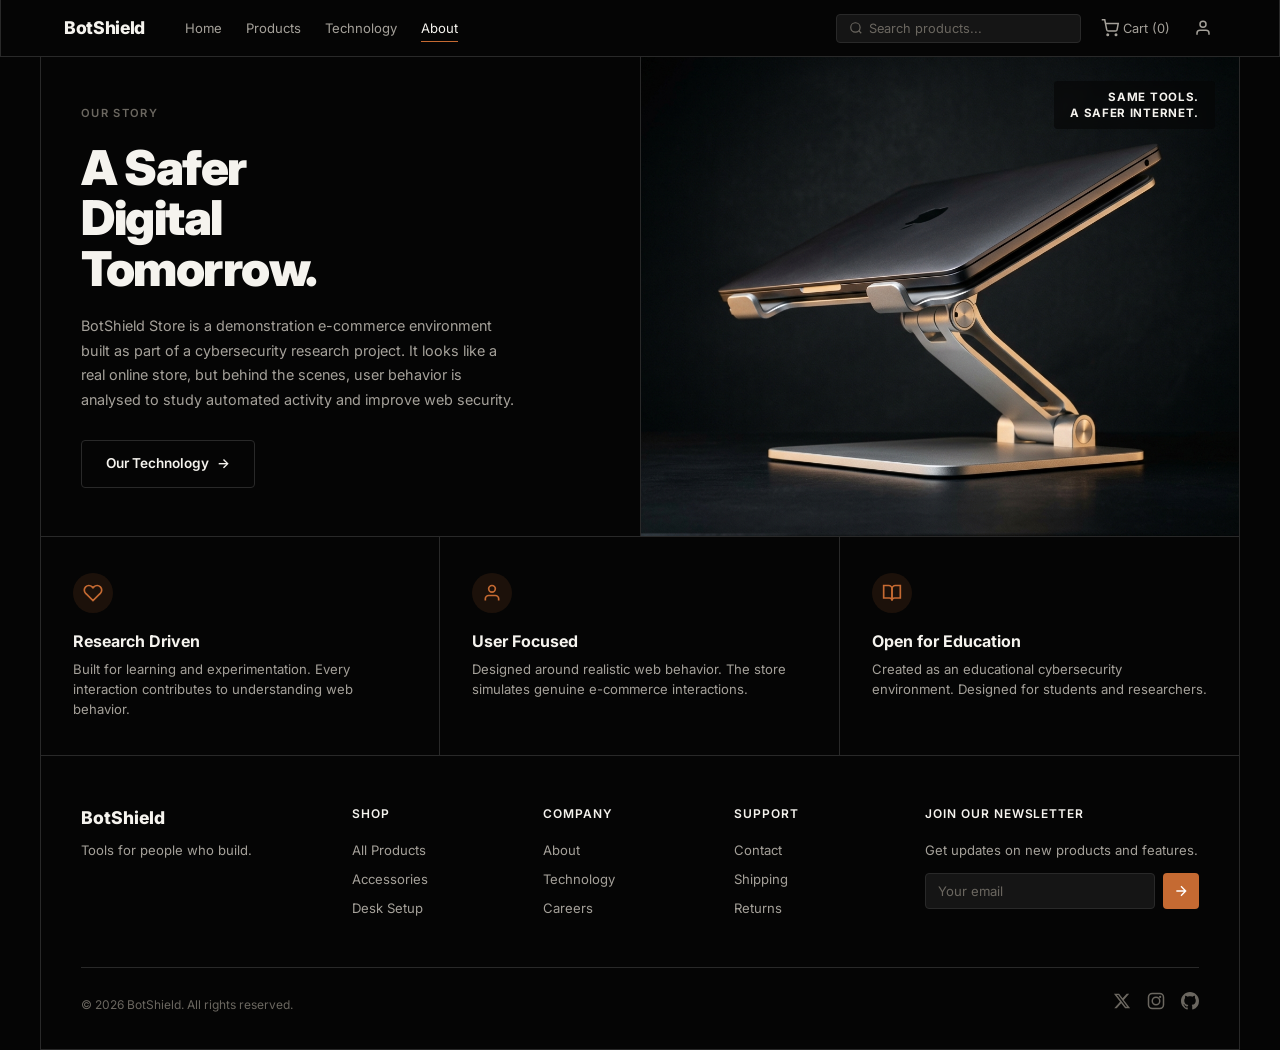
<file: frontend/about.html>
<!DOCTYPE html>
<html lang="en">
<head>
  <meta charset="UTF-8">
  <meta name="viewport" content="width=device-width, initial-scale=1.0">
  <meta name="description" content="About BotShield – a cybersecurity research project.">
  <title>About – BotShield Store</title>
  <link rel="stylesheet" href="/static/css/style.css">
</head>
<body>

  <!-- ========== NAVBAR ========== -->
  <nav class="navbar">
    <div class="container">
      <a href="/" class="navbar__brand">BotShield</a>
      <button class="navbar__toggle" aria-label="Toggle navigation">&#9776;</button>
      <ul class="navbar__links">
        <li><a href="/">Home</a></li>
        <li><a href="/products">Products</a></li>
        <li><a href="/about">Technology</a></li>
        <li><a href="/about" class="active">About</a></li>
      </ul>
      <div class="navbar__right">
        <div class="navbar__search">
          <svg width="14" height="14" viewBox="0 0 24 24" fill="none" stroke="currentColor" stroke-width="2"><circle cx="11" cy="11" r="8"/><line x1="21" y1="21" x2="16.65" y2="16.65"/></svg>
          <input type="text" placeholder="Search products..." id="search-input">
        </div>
        <button class="navbar__icon-btn" id="cart-btn">
          <svg width="18" height="18" viewBox="0 0 24 24" fill="none" stroke="currentColor" stroke-width="2"><circle cx="9" cy="21" r="1"/><circle cx="20" cy="21" r="1"/><path d="M1 1h4l2.68 13.39a2 2 0 0 0 2 1.61h9.72a2 2 0 0 0 2-1.61L23 6H6"/></svg>
          Cart (0)
        </button>
        <button class="navbar__icon-btn" id="account-btn">
          <svg width="18" height="18" viewBox="0 0 24 24" fill="none" stroke="currentColor" stroke-width="2"><path d="M20 21v-2a4 4 0 0 0-4-4H8a4 4 0 0 0-4 4v2"/><circle cx="12" cy="7" r="4"/></svg>
        </button>
      </div>
    </div>
  </nav>

  <!-- ========== ABOUT HERO ========== -->
  <div class="about-hero">
    <div class="about-hero__text">
      <div class="about-hero__label">OUR STORY</div>
      <h1 class="about-hero__heading">
        A Safer<br>Digital<br>Tomorrow.
      </h1>
      <p class="about-hero__desc">
        BotShield Store is a demonstration e-commerce environment built as part
        of a cybersecurity research project. It looks like a real online store,
        but behind the scenes, user behavior is analysed to study automated
        activity and improve web security.
      </p>
      <div>
        <a href="/products" class="btn btn--outline">
          Our Technology <span class="btn__arrow">&rarr;</span>
        </a>
      </div>
    </div>
    <div class="about-hero__visual">
      <img src="/static/images/laptop_stand.jpg" alt="Technology workspace">
      <div class="about-hero__visual-tag">SAME TOOLS.<br>A SAFER INTERNET.</div>
    </div>
  </div>

  <!-- ========== FEATURES ========== -->
  <div class="about-features">
    <div class="about-feature">
      <div class="about-feature__icon">
        <svg width="20" height="20" viewBox="0 0 24 24" fill="none" stroke="currentColor" stroke-width="2"><path d="M20.84 4.61a5.5 5.5 0 0 0-7.78 0L12 5.67l-1.06-1.06a5.5 5.5 0 0 0-7.78 7.78l1.06 1.06L12 21.23l7.78-7.78 1.06-1.06a5.5 5.5 0 0 0 0-7.78z"/></svg>
      </div>
      <h3 class="about-feature__title">Research Driven</h3>
      <p class="about-feature__desc">Built for learning and experimentation. Every interaction contributes to understanding web behavior.</p>
    </div>
    <div class="about-feature">
      <div class="about-feature__icon">
        <svg width="20" height="20" viewBox="0 0 24 24" fill="none" stroke="currentColor" stroke-width="2"><path d="M20 21v-2a4 4 0 0 0-4-4H8a4 4 0 0 0-4 4v2"/><circle cx="12" cy="7" r="4"/></svg>
      </div>
      <h3 class="about-feature__title">User Focused</h3>
      <p class="about-feature__desc">Designed around realistic web behavior. The store simulates genuine e-commerce interactions.</p>
    </div>
    <div class="about-feature">
      <div class="about-feature__icon">
        <svg width="20" height="20" viewBox="0 0 24 24" fill="none" stroke="currentColor" stroke-width="2"><path d="M2 3h6a4 4 0 0 1 4 4v14a3 3 0 0 0-3-3H2z"/><path d="M22 3h-6a4 4 0 0 0-4 4v14a3 3 0 0 1 3-3h7z"/></svg>
      </div>
      <h3 class="about-feature__title">Open for Education</h3>
      <p class="about-feature__desc">Created as an educational cybersecurity environment. Designed for students and researchers.</p>
    </div>
  </div>

  <!-- ========== FOOTER ========== -->
  <footer class="footer">
    <div class="footer__grid">
      <div>
        <div class="footer__brand-name">BotShield</div>
        <p class="footer__brand-desc">Tools for people who build.</p>
      </div>
      <div class="footer__col">
        <div class="footer__col-title">Shop</div>
        <a href="/products">All Products</a>
        <a href="/products">Accessories</a>
        <a href="/products">Desk Setup</a>
      </div>
      <div class="footer__col">
        <div class="footer__col-title">Company</div>
        <a href="/about">About</a>
        <a href="/about">Technology</a>
        <a href="#">Careers</a>
      </div>
      <div class="footer__col">
        <div class="footer__col-title">Support</div>
        <a href="#">Contact</a>
        <a href="#">Shipping</a>
        <a href="#">Returns</a>
      </div>
      <div>
        <div class="footer__col-title">Join Our Newsletter</div>
        <p class="footer__newsletter-text">Get updates on new products and features.</p>
        <form class="footer__newsletter-form" onsubmit="return false;">
          <input type="email" class="footer__newsletter-input" placeholder="Your email" aria-label="Email for newsletter">
          <button type="submit" class="footer__newsletter-btn" aria-label="Subscribe">
            <svg width="16" height="16" viewBox="0 0 24 24" fill="none" stroke="currentColor" stroke-width="2"><path d="M5 12h14M12 5l7 7-7 7"/></svg>
          </button>
        </form>
      </div>
    </div>
    <div class="footer__bottom">
      <span class="footer__copy">&copy; 2026 BotShield. All rights reserved.</span>
      <div class="footer__socials">
        <a href="#" aria-label="Twitter"><svg width="18" height="18" viewBox="0 0 24 24" fill="currentColor"><path d="M18.244 2.25h3.308l-7.227 8.26 8.502 11.24H16.17l-5.214-6.817L4.99 21.75H1.68l7.73-8.835L1.254 2.25H8.08l4.713 6.231zm-1.161 17.52h1.833L7.084 4.126H5.117z"/></svg></a>
        <a href="#" aria-label="Instagram"><svg width="18" height="18" viewBox="0 0 24 24" fill="none" stroke="currentColor" stroke-width="2"><rect x="2" y="2" width="20" height="20" rx="5"/><circle cx="12" cy="12" r="5"/><circle cx="17.5" cy="6.5" r="1.5" fill="currentColor" stroke="none"/></svg></a>
        <a href="#" aria-label="GitHub"><svg width="18" height="18" viewBox="0 0 24 24" fill="currentColor"><path d="M12 0C5.37 0 0 5.37 0 12c0 5.31 3.435 9.795 8.205 11.385.6.105.825-.255.825-.57 0-.285-.015-1.23-.015-2.235-3.015.555-3.795-.735-4.035-1.41-.135-.345-.72-1.41-1.23-1.695-.42-.225-1.02-.78-.015-.795.945-.015 1.62.87 1.845 1.23 1.08 1.815 2.805 1.305 3.495.99.105-.78.42-1.305.765-1.605-2.67-.3-5.46-1.335-5.46-5.925 0-1.305.465-2.385 1.23-3.225-.12-.3-.54-1.53.12-3.18 0 0 1.005-.315 3.3 1.23.96-.27 1.98-.405 3-.405s2.04.135 3 .405c2.295-1.56 3.3-1.23 3.3-1.23.66 1.65.24 2.88.12 3.18.765.84 1.23 1.905 1.23 3.225 0 4.605-2.805 5.625-5.475 5.925.435.375.81 1.095.81 2.22 0 1.605-.015 2.895-.015 3.3 0 .315.225.69.825.57A12.02 12.02 0 0 0 24 12c0-6.63-5.37-12-12-12z"/></svg></a>
      </div>
    </div>
  </footer>

  <script src="/static/js/tracker.js"></script>
  <script src="/static/js/main.js"></script>
</body>
</html>
</file>
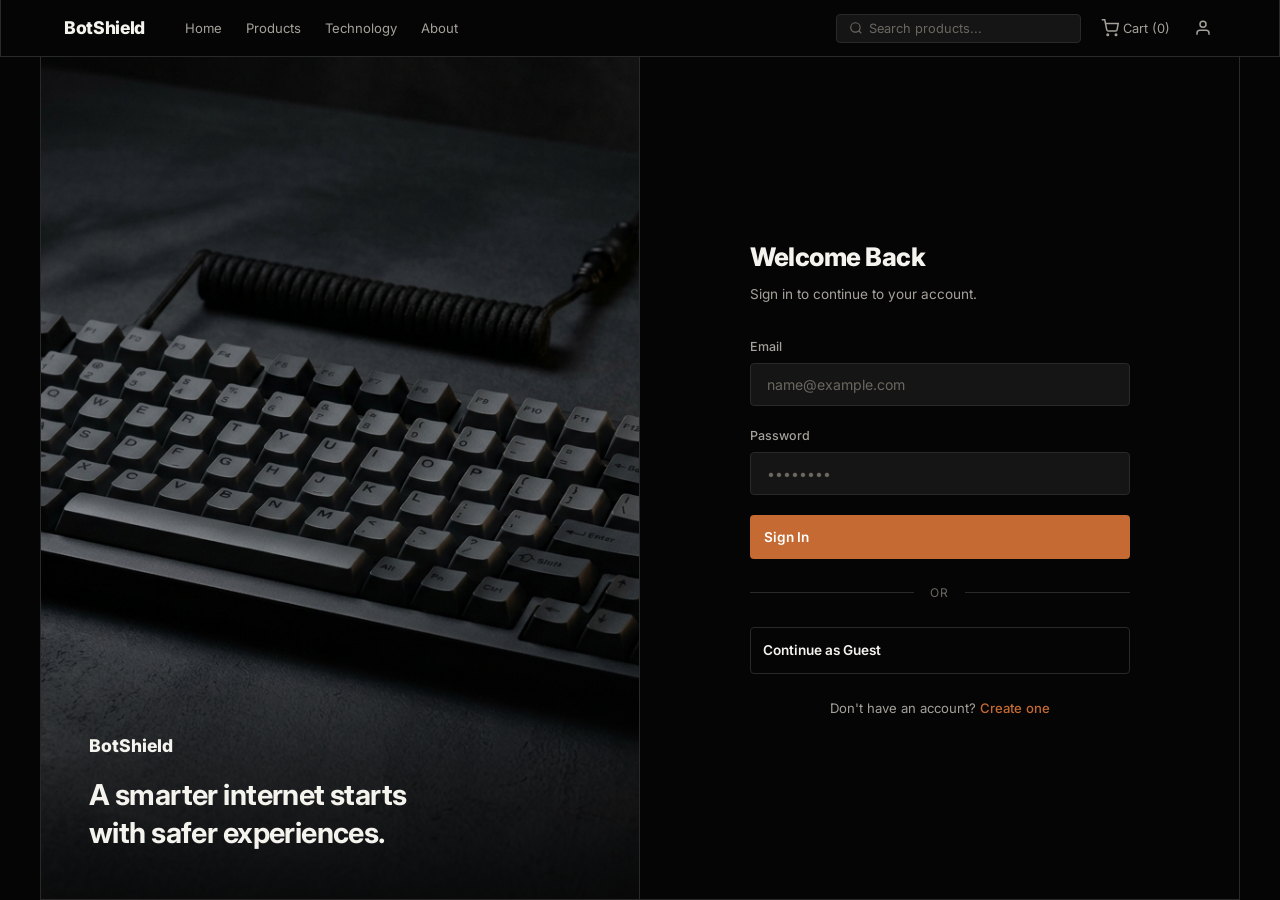
<file: frontend/login.html>
<!DOCTYPE html>
<html lang="en">
<head>
  <meta charset="UTF-8">
  <meta name="viewport" content="width=device-width, initial-scale=1.0">
  <meta name="description" content="Log in to BotShield Store.">
  <title>Login – BotShield Store</title>
  <link rel="stylesheet" href="/static/css/style.css">
</head>
<body>

  <!-- ========== NAVBAR ========== -->
  <nav class="navbar">
    <div class="container">
      <a href="/" class="navbar__brand">BotShield</a>
      <button class="navbar__toggle" aria-label="Toggle navigation">&#9776;</button>
      <ul class="navbar__links">
        <li><a href="/">Home</a></li>
        <li><a href="/products">Products</a></li>
        <li><a href="/about">Technology</a></li>
        <li><a href="/about">About</a></li>
      </ul>
      <div class="navbar__right">
        <div class="navbar__search">
          <svg width="14" height="14" viewBox="0 0 24 24" fill="none" stroke="currentColor" stroke-width="2"><circle cx="11" cy="11" r="8"/><line x1="21" y1="21" x2="16.65" y2="16.65"/></svg>
          <input type="text" placeholder="Search products..." id="search-input">
        </div>
        <button class="navbar__icon-btn" id="cart-btn">
          <svg width="18" height="18" viewBox="0 0 24 24" fill="none" stroke="currentColor" stroke-width="2"><circle cx="9" cy="21" r="1"/><circle cx="20" cy="21" r="1"/><path d="M1 1h4l2.68 13.39a2 2 0 0 0 2 1.61h9.72a2 2 0 0 0 2-1.61L23 6H6"/></svg>
          Cart (0)
        </button>
        <button class="navbar__icon-btn" id="account-btn">
          <svg width="18" height="18" viewBox="0 0 24 24" fill="none" stroke="currentColor" stroke-width="2"><path d="M20 21v-2a4 4 0 0 0-4-4H8a4 4 0 0 0-4 4v2"/><circle cx="12" cy="7" r="4"/></svg>
        </button>
      </div>
    </div>
  </nav>

  <!-- ========== LOGIN ========== -->
  <div class="login">
    <div class="login__visual">
      <img src="/static/images/mechanical_keyboard.jpg" alt="Workspace">
      <div class="login__visual-overlay">
        <div class="login__visual-brand">BotShield</div>
        <div class="login__visual-text">
          A smarter internet starts<br>with safer experiences.
        </div>
      </div>
    </div>

    <div class="login__form-side">
      <div class="login__form-container">
        <h1 class="login__title">Welcome Back</h1>
        <p class="login__subtitle">Sign in to continue to your account.</p>

        <form id="login-form" method="post" action="/login">
          <div class="form-group">
            <label for="email">Email</label>
            <input type="email" id="email" name="email" placeholder="name@example.com" autocomplete="email" required>
          </div>
          <div class="form-group">
            <label for="password">Password</label>
            <input type="password" id="password" name="password" placeholder="&bull;&bull;&bull;&bull;&bull;&bull;&bull;&bull;" autocomplete="current-password" required>
          </div>
          <button type="submit" class="btn btn--accent login__btn" id="login-btn">Sign In</button>
        </form>

        <div class="login__divider">
          <span class="login__divider-line"></span>
          <span class="login__divider-text">OR</span>
          <span class="login__divider-line"></span>
        </div>

        <a href="/" class="btn btn--outline login__guest-btn">Continue as Guest</a>

        <div class="login__footer">
          Don't have an account? <a href="#">Create one</a>
        </div>
      </div>
    </div>
  </div>

  <script src="/static/js/tracker.js"></script>
  <script src="/static/js/main.js"></script>
</body>
</html>
</file>
<file: static/css/style.css>
/* ===================================================================
   BotShield Store – Premium Dark Technology Store
   ================================================================ */

/* ---------- Google Fonts ---------- */
@import url('https://fonts.googleapis.com/css2?family=Inter:wght@300;400;500;600;700;800;900&display=swap');

/* ---------- Reset ---------- */
*, *::before, *::after { margin: 0; padding: 0; box-sizing: border-box; }

/* ---------- Design Tokens ---------- */
:root {
  --bg:           #050505;
  --panel:        #0D0D0D;
  --card:         #151515;
  --card-hover:   #1a1a1a;
  --text:         #F5F3EE;
  --text-sec:     #A5A19A;
  --text-dim:     #6B6760;
  --accent:       #C56A32;
  --accent-dark:  #8D4928;
  --accent-hover: #d4783f;
  --border:       #292929;
  --border-light: #333333;
  --radius:       4px;
  --radius-md:    6px;
  --radius-lg:    8px;
  --max-w:        1200px;
  --transition:   0.2s ease;
  --font:         'Inter', -apple-system, BlinkMacSystemFont, 'Segoe UI', sans-serif;
}

html { font-size: 16px; scroll-behavior: smooth; }

body {
  font-family: var(--font);
  background: var(--bg);
  color: var(--text);
  line-height: 1.6;
  min-height: 100vh;
  -webkit-font-smoothing: antialiased;
  -moz-osx-font-smoothing: grayscale;
}

a { color: inherit; text-decoration: none; }
img { max-width: 100%; display: block; }
button { font-family: var(--font); cursor: pointer; }
ul { list-style: none; }

/* ---------- Layout ---------- */
.container {
  width: 100%;
  max-width: var(--max-w);
  margin: 0 auto;
  padding: 0 24px;
}

/* ---------- Utility ---------- */
.label-sm {
  font-size: 0.7rem;
  font-weight: 600;
  letter-spacing: 0.12em;
  text-transform: uppercase;
  color: var(--accent);
}

.section-label {
  font-size: 0.7rem;
  font-weight: 600;
  letter-spacing: 0.12em;
  text-transform: uppercase;
  color: var(--text-dim);
  margin-bottom: 8px;
}

/* ===================================================================
   NAVBAR
   =================================================================== */
.navbar {
  position: sticky;
  top: 0;
  z-index: 1000;
  background: var(--bg);
  border: 1px solid var(--border);
  border-top: none;
}

.navbar .container {
  display: flex;
  align-items: center;
  height: 56px;
  gap: 32px;
}

.navbar__brand {
  font-size: 1.1rem;
  font-weight: 800;
  letter-spacing: -0.02em;
  color: var(--text);
  white-space: nowrap;
}

.navbar__links {
  display: flex;
  align-items: center;
  gap: 24px;
  margin-left: 8px;
}

.navbar__links a {
  font-size: 0.82rem;
  color: var(--text-sec);
  transition: color var(--transition);
  position: relative;
  padding: 4px 0;
}

.navbar__links a:hover,
.navbar__links a.active {
  color: var(--text);
}

.navbar__links a.active::after {
  content: '';
  position: absolute;
  bottom: -2px;
  left: 0;
  right: 0;
  height: 1px;
  background: var(--accent);
}

.navbar__right {
  display: flex;
  align-items: center;
  gap: 16px;
  margin-left: auto;
}

.navbar__search {
  display: flex;
  align-items: center;
  gap: 6px;
  background: var(--card);
  border: 1px solid var(--border);
  border-radius: var(--radius);
  padding: 6px 12px;
  font-size: 0.8rem;
  color: var(--text-dim);
  min-width: 160px;
}

.navbar__search svg { flex-shrink: 0; }

.navbar__search input {
  background: none;
  border: none;
  color: var(--text);
  font-size: 0.8rem;
  font-family: var(--font);
  outline: none;
  width: 100%;
}

.navbar__search input::placeholder { color: var(--text-dim); }

.navbar__icon-btn {
  display: flex;
  align-items: center;
  gap: 4px;
  background: none;
  border: none;
  color: var(--text-sec);
  font-size: 0.8rem;
  transition: color var(--transition);
  padding: 4px;
}

.navbar__icon-btn:hover { color: var(--text); }

.navbar__icon-btn svg { width: 18px; height: 18px; }

.navbar__toggle {
  display: none;
  background: none;
  border: none;
  color: var(--text);
  font-size: 1.4rem;
  padding: 4px;
}

/* ===================================================================
   HERO
   =================================================================== */
.hero {
  border: 1px solid var(--border);
  border-top: none;
  margin: 0 auto;
  max-width: var(--max-w);
  position: relative;
  overflow: hidden;
}

.hero__inner {
  display: grid;
  grid-template-columns: 1fr 1fr;
  min-height: 520px;
}

.hero__text {
  padding: 48px 40px 40px;
  display: flex;
  flex-direction: column;
  justify-content: center;
}

.hero__meta {
  font-size: 0.7rem;
  font-weight: 500;
  letter-spacing: 0.12em;
  text-transform: uppercase;
  color: var(--text-dim);
  margin-bottom: 32px;
}

.hero__heading {
  font-size: clamp(2.8rem, 5vw, 4.2rem);
  font-weight: 900;
  line-height: 1;
  letter-spacing: -0.03em;
  margin-bottom: 24px;
}

.hero__heading .accent { color: var(--accent); }

.hero__sub {
  font-size: 0.95rem;
  color: var(--text-sec);
  max-width: 340px;
  line-height: 1.6;
  margin-bottom: 32px;
}

.hero__image {
  position: relative;
  overflow: hidden;
  background: var(--card);
  display: flex;
  align-items: center;
  justify-content: center;
}

.hero__image img {
  width: 100%;
  height: 100%;
  object-fit: cover;
  transition: transform 0.6s ease;
}

.hero:hover .hero__image img {
  transform: scale(1.03);
}

.hero__stats {
  display: flex;
  border-top: 1px solid var(--border);
}

.hero__stat {
  flex: 1;
  padding: 16px 24px;
  border-right: 1px solid var(--border);
}

.hero__stat:last-child { border-right: none; }

.hero__stat-value {
  font-size: 1.1rem;
  font-weight: 700;
  margin-bottom: 2px;
}

.hero__stat-label {
  font-size: 0.72rem;
  color: var(--text-dim);
}

.hero__nav {
  display: flex;
  align-items: center;
  gap: 12px;
  padding: 16px 24px;
  border-top: 1px solid var(--border);
  justify-content: flex-end;
}

.hero__nav-dot {
  width: 6px;
  height: 6px;
  border-radius: 50%;
  background: var(--border-light);
  transition: background var(--transition);
}

.hero__nav-dot.active { background: var(--accent); }

.hero__nav-arrow {
  width: 36px;
  height: 36px;
  display: flex;
  align-items: center;
  justify-content: center;
  border: 1px solid var(--border);
  border-radius: 50%;
  background: none;
  color: var(--text-sec);
  transition: all var(--transition);
  margin-left: 8px;
}

.hero__nav-arrow:hover {
  border-color: var(--accent);
  color: var(--accent);
}

/* ===================================================================
   BUTTONS
   =================================================================== */
.btn {
  display: inline-flex;
  align-items: center;
  gap: 8px;
  padding: 12px 24px;
  border: none;
  border-radius: var(--radius);
  font-size: 0.85rem;
  font-weight: 600;
  font-family: var(--font);
  cursor: pointer;
  transition: all var(--transition);
  text-decoration: none;
}

.btn--accent {
  background: var(--accent);
  color: #fff;
}
.btn--accent:hover {
  background: var(--accent-hover);
  transform: translateY(-1px);
}

.btn--outline {
  background: transparent;
  border: 1px solid var(--border);
  color: var(--text);
}
.btn--outline:hover {
  border-color: var(--accent);
  color: var(--accent);
  transform: translateY(-1px);
}

.btn--ghost {
  background: none;
  border: none;
  color: var(--text-sec);
  padding: 8px 0;
  font-weight: 500;
}
.btn--ghost:hover {
  color: var(--accent);
}

.btn__arrow {
  transition: transform var(--transition);
}
.btn:hover .btn__arrow {
  transform: translateX(3px);
}

/* Circle arrow button for cards */
.btn-circle {
  width: 40px;
  height: 40px;
  display: flex;
  align-items: center;
  justify-content: center;
  border: 1px solid var(--border);
  border-radius: 50%;
  background: none;
  color: var(--text-sec);
  transition: all var(--transition);
  flex-shrink: 0;
}

.btn-circle:hover {
  border-color: var(--accent);
  color: var(--accent);
}

.btn-circle svg {
  transition: transform var(--transition);
}

.btn-circle:hover svg {
  transform: translateX(2px);
}

/* ===================================================================
   FEATURED SECTION
   =================================================================== */
.featured {
  max-width: var(--max-w);
  margin: 0 auto;
  border: 1px solid var(--border);
  border-top: none;
}

.featured__header {
  display: flex;
  align-items: flex-end;
  justify-content: space-between;
  padding: 40px 40px 0;
  margin-bottom: 32px;
}

.featured__title {
  font-size: clamp(1.6rem, 3vw, 2.2rem);
  font-weight: 800;
  letter-spacing: -0.02em;
}

.featured__sub {
  font-size: 0.85rem;
  color: var(--text-sec);
  margin-top: 4px;
}

.featured__link {
  font-size: 0.82rem;
  color: var(--text-sec);
  display: inline-flex;
  align-items: center;
  gap: 6px;
  transition: color var(--transition);
  white-space: nowrap;
}

.featured__link:hover { color: var(--accent); }

.featured__grid {
  display: grid;
  grid-template-columns: repeat(3, 1fr);
  padding: 0 40px 40px;
  gap: 0;
}

/* ===================================================================
   PRODUCT CARD
   =================================================================== */
.product-card {
  border: 1px solid var(--border);
  background: var(--card);
  transition: all var(--transition);
  display: flex;
  flex-direction: column;
  text-decoration: none;
  color: inherit;
}

.product-card:hover {
  background: var(--card-hover);
  border-color: var(--border-light);
}

.product-card__image {
  position: relative;
  aspect-ratio: 4/3;
  overflow: hidden;
  background: var(--panel);
  border-bottom: 1px solid var(--border);
}

.product-card__image img {
  width: 100%;
  height: 100%;
  object-fit: cover;
  transition: transform 0.4s ease;
}

.product-card:hover .product-card__image img {
  transform: scale(1.05);
}

.product-card__body {
  padding: 20px;
  display: flex;
  flex-direction: column;
  flex: 1;
}

.product-card__category {
  font-size: 0.65rem;
  font-weight: 600;
  letter-spacing: 0.12em;
  text-transform: uppercase;
  color: var(--accent);
  margin-bottom: 6px;
}

.product-card__name {
  font-size: 1rem;
  font-weight: 700;
  margin-bottom: 4px;
  letter-spacing: -0.01em;
}

.product-card__desc {
  font-size: 0.8rem;
  color: var(--text-sec);
  margin-bottom: 16px;
  line-height: 1.5;
  flex: 1;
}

.product-card__footer {
  display: flex;
  align-items: center;
  justify-content: space-between;
}

.product-card__price {
  font-size: 1rem;
  font-weight: 700;
}

/* ===================================================================
   EDITORIAL / STATEMENT SECTION
   =================================================================== */
.editorial {
  max-width: var(--max-w);
  margin: 0 auto;
  border: 1px solid var(--border);
  border-top: none;
  display: grid;
  grid-template-columns: 1fr 1fr;
  min-height: 400px;
}

.editorial__text {
  padding: 48px 40px;
  display: flex;
  flex-direction: column;
  justify-content: center;
}

.editorial__heading {
  font-size: clamp(2rem, 4vw, 3rem);
  font-weight: 900;
  line-height: 1.05;
  letter-spacing: -0.03em;
  margin-bottom: 16px;
}

.editorial__sub {
  font-size: 0.9rem;
  color: var(--text-sec);
  margin-bottom: 28px;
  line-height: 1.6;
}

.editorial__image {
  position: relative;
  overflow: hidden;
  background: var(--card);
  border-left: 1px solid var(--border);
}

.editorial__image img {
  width: 100%;
  height: 100%;
  object-fit: cover;
  transition: transform 0.6s ease;
}

.editorial:hover .editorial__image img {
  transform: scale(1.03);
}

.editorial__tags {
  position: absolute;
  top: 20px;
  right: 20px;
  display: flex;
  flex-direction: column;
  gap: 8px;
  align-items: flex-end;
}

.editorial__tag {
  font-size: 0.7rem;
  font-weight: 600;
  letter-spacing: 0.08em;
  text-transform: uppercase;
  color: var(--text);
  background: rgba(5, 5, 5, 0.6);
  padding: 4px 12px;
  border-radius: var(--radius);
  backdrop-filter: blur(4px);
}

/* ===================================================================
   FOOTER
   =================================================================== */
.footer {
  max-width: var(--max-w);
  margin: 0 auto;
  border: 1px solid var(--border);
  border-top: none;
  padding: 48px 40px 32px;
}

.footer__grid {
  display: grid;
  grid-template-columns: 1.5fr 1fr 1fr 1fr 1.5fr;
  gap: 32px;
  margin-bottom: 40px;
}

.footer__brand-name {
  font-size: 1.1rem;
  font-weight: 800;
  margin-bottom: 8px;
}

.footer__brand-desc {
  font-size: 0.82rem;
  color: var(--text-sec);
  line-height: 1.5;
}

.footer__col-title {
  font-size: 0.75rem;
  font-weight: 600;
  text-transform: uppercase;
  letter-spacing: 0.08em;
  margin-bottom: 16px;
  color: var(--text);
}

.footer__col a {
  display: block;
  font-size: 0.82rem;
  color: var(--text-sec);
  margin-bottom: 8px;
  transition: color var(--transition);
}

.footer__col a:hover { color: var(--accent); }

.footer__newsletter-text {
  font-size: 0.82rem;
  color: var(--text-sec);
  margin-bottom: 12px;
}

.footer__newsletter-form {
  display: flex;
  gap: 8px;
}

.footer__newsletter-input {
  flex: 1;
  padding: 8px 12px;
  background: var(--card);
  border: 1px solid var(--border);
  border-radius: var(--radius);
  color: var(--text);
  font-size: 0.82rem;
  font-family: var(--font);
  outline: none;
  transition: border-color var(--transition);
}

.footer__newsletter-input:focus { border-color: var(--accent); }
.footer__newsletter-input::placeholder { color: var(--text-dim); }

.footer__newsletter-btn {
  width: 36px;
  height: 36px;
  display: flex;
  align-items: center;
  justify-content: center;
  background: var(--accent);
  border: none;
  border-radius: var(--radius);
  color: #fff;
  transition: background var(--transition);
}

.footer__newsletter-btn:hover { background: var(--accent-hover); }

.footer__bottom {
  display: flex;
  align-items: center;
  justify-content: space-between;
  padding-top: 24px;
  border-top: 1px solid var(--border);
}

.footer__copy {
  font-size: 0.75rem;
  color: var(--text-dim);
}

.footer__socials {
  display: flex;
  gap: 16px;
}

.footer__socials a {
  color: var(--text-dim);
  transition: color var(--transition);
}

.footer__socials a:hover { color: var(--text); }

/* ===================================================================
   PRODUCTS PAGE
   =================================================================== */
.page-header {
  max-width: var(--max-w);
  margin: 0 auto;
  border: 1px solid var(--border);
  border-top: none;
  padding: 40px;
}

.page-header__breadcrumb {
  font-size: 0.72rem;
  color: var(--text-dim);
  margin-bottom: 20px;
}

.page-header__breadcrumb a { color: var(--text-sec); }
.page-header__breadcrumb a:hover { color: var(--accent); }
.page-header__breadcrumb span { margin: 0 6px; }

.page-header__label {
  font-size: 0.7rem;
  font-weight: 600;
  letter-spacing: 0.12em;
  text-transform: uppercase;
  color: var(--text-dim);
  margin-bottom: 8px;
}

.page-header__title {
  font-size: clamp(1.8rem, 3.5vw, 2.6rem);
  font-weight: 800;
  letter-spacing: -0.02em;
  margin-bottom: 8px;
}

.page-header__sub {
  font-size: 0.9rem;
  color: var(--text-sec);
}

/* Filters bar */
.filters-bar {
  max-width: var(--max-w);
  margin: 0 auto;
  border: 1px solid var(--border);
  border-top: none;
  padding: 16px 40px;
  display: flex;
  align-items: center;
  justify-content: space-between;
  gap: 16px;
  flex-wrap: wrap;
}

.filters-bar__categories {
  display: flex;
  gap: 8px;
  flex-wrap: wrap;
}

.filter-btn {
  padding: 6px 16px;
  font-size: 0.78rem;
  font-weight: 500;
  font-family: var(--font);
  border: 1px solid var(--border);
  border-radius: 20px;
  background: none;
  color: var(--text-sec);
  cursor: pointer;
  transition: all var(--transition);
}

.filter-btn:hover {
  border-color: var(--text-sec);
  color: var(--text);
}

.filter-btn.active {
  background: var(--accent);
  border-color: var(--accent);
  color: #fff;
}

.filters-bar__sort {
  display: flex;
  align-items: center;
  gap: 8px;
}

.filters-bar__sort-label {
  font-size: 0.78rem;
  color: var(--text-dim);
}

.filters-bar__sort select {
  padding: 6px 12px;
  background: var(--card);
  border: 1px solid var(--border);
  border-radius: var(--radius);
  color: var(--text);
  font-size: 0.78rem;
  font-family: var(--font);
  outline: none;
  cursor: pointer;
}

/* Products grid */
.products-grid {
  max-width: var(--max-w);
  margin: 0 auto;
  border: 1px solid var(--border);
  border-top: none;
  padding: 40px;
}

.products-grid__inner {
  display: grid;
  grid-template-columns: repeat(3, 1fr);
  gap: 0;
}

/* ===================================================================
   PRODUCT DETAIL PAGE
   =================================================================== */
.product-detail {
  max-width: var(--max-w);
  margin: 0 auto;
  border: 1px solid var(--border);
  border-top: none;
}

.product-detail__main {
  display: grid;
  grid-template-columns: 1fr 1fr;
}

.product-detail__gallery {
  border-right: 1px solid var(--border);
  background: var(--card);
  display: flex;
  align-items: center;
  justify-content: center;
  padding: 40px;
  min-height: 440px;
}

.product-detail__gallery img {
  max-width: 100%;
  max-height: 400px;
  object-fit: contain;
}

.product-detail__info {
  padding: 40px;
}

.product-detail__index {
  font-size: 0.7rem;
  font-weight: 600;
  letter-spacing: 0.12em;
  text-transform: uppercase;
  color: var(--text-dim);
  margin-bottom: 12px;
}

.product-detail__name {
  font-size: 1.8rem;
  font-weight: 800;
  letter-spacing: -0.02em;
  margin-bottom: 12px;
}

.product-detail__price {
  font-size: 1.3rem;
  font-weight: 700;
  margin-bottom: 12px;
}

.product-detail__rating {
  display: flex;
  align-items: center;
  gap: 8px;
  margin-bottom: 20px;
}

.product-detail__stars {
  color: var(--accent);
  font-size: 0.9rem;
  letter-spacing: 2px;
}

.product-detail__rating-text {
  font-size: 0.78rem;
  color: var(--text-sec);
}

.product-detail__desc {
  font-size: 0.88rem;
  color: var(--text-sec);
  line-height: 1.7;
  margin-bottom: 28px;
  max-width: 420px;
}

.product-detail__option-label {
  font-size: 0.72rem;
  font-weight: 600;
  text-transform: uppercase;
  letter-spacing: 0.08em;
  color: var(--text-sec);
  margin-bottom: 10px;
}

.product-detail__colors {
  display: flex;
  gap: 10px;
  margin-bottom: 24px;
}

.color-swatch {
  width: 28px;
  height: 28px;
  border-radius: 50%;
  border: 2px solid transparent;
  cursor: pointer;
  transition: border-color var(--transition);
}

.color-swatch:hover,
.color-swatch.active {
  border-color: var(--text);
}

.product-detail__quantity {
  display: flex;
  align-items: center;
  gap: 0;
  margin-bottom: 28px;
}

.qty-btn {
  width: 40px;
  height: 40px;
  display: flex;
  align-items: center;
  justify-content: center;
  background: none;
  border: 1px solid var(--border);
  color: var(--text);
  font-size: 1.1rem;
  transition: all var(--transition);
}

.qty-btn:first-child { border-radius: var(--radius) 0 0 var(--radius); }
.qty-btn:last-child { border-radius: 0 var(--radius) var(--radius) 0; }
.qty-btn:hover { border-color: var(--accent); color: var(--accent); }

.qty-value {
  width: 52px;
  height: 40px;
  display: flex;
  align-items: center;
  justify-content: center;
  border-top: 1px solid var(--border);
  border-bottom: 1px solid var(--border);
  font-size: 0.9rem;
  font-weight: 600;
}

.product-detail__badges {
  display: flex;
  gap: 0;
  border-top: 1px solid var(--border);
}

.product-detail__badge {
  flex: 1;
  padding: 16px 20px;
  border-right: 1px solid var(--border);
  display: flex;
  align-items: center;
  gap: 10px;
}

.product-detail__badge:last-child { border-right: none; }

.product-detail__badge-icon {
  color: var(--accent);
  flex-shrink: 0;
}

.product-detail__badge-text {
  font-size: 0.75rem;
  font-weight: 600;
}

.product-detail__badge-sub {
  font-size: 0.68rem;
  color: var(--text-dim);
}

/* Detail tabs */
.product-detail__tabs {
  border-top: 1px solid var(--border);
}

.product-detail__tab-nav {
  display: flex;
  border-bottom: 1px solid var(--border);
}

.product-detail__tab-btn {
  padding: 16px 28px;
  background: none;
  border: none;
  border-bottom: 2px solid transparent;
  color: var(--text-sec);
  font-size: 0.82rem;
  font-weight: 500;
  font-family: var(--font);
  cursor: pointer;
  transition: all var(--transition);
  margin-bottom: -1px;
}

.product-detail__tab-btn:hover { color: var(--text); }

.product-detail__tab-btn.active {
  color: var(--text);
  border-bottom-color: var(--accent);
}

.product-detail__tab-content {
  padding: 32px 40px;
}

.product-detail__tab-panel {
  display: none;
}

.product-detail__tab-panel.active {
  display: block;
}

.spec-table {
  width: 100%;
  border-collapse: collapse;
}

.spec-table tr {
  border-bottom: 1px solid var(--border);
}

.spec-table td {
  padding: 12px 0;
  font-size: 0.85rem;
}

.spec-table td:first-child {
  color: var(--text-sec);
  width: 180px;
  font-weight: 500;
}

/* ===================================================================
   LOGIN PAGE
   =================================================================== */
.login {
  max-width: var(--max-w);
  margin: 0 auto;
  border: 1px solid var(--border);
  border-top: none;
  display: grid;
  grid-template-columns: 1fr 1fr;
  min-height: calc(100vh - 57px);
}

.login__visual {
  position: relative;
  overflow: hidden;
  background: var(--card);
  border-right: 1px solid var(--border);
  display: flex;
  align-items: flex-end;
}

.login__visual img {
  position: absolute;
  inset: 0;
  width: 100%;
  height: 100%;
  object-fit: cover;
}

.login__visual-overlay {
  position: relative;
  z-index: 1;
  padding: 48px;
  background: linear-gradient(to top, rgba(5,5,5,0.85) 0%, transparent 100%);
  width: 100%;
  padding-top: 120px;
}

.login__visual-brand {
  font-size: 1.1rem;
  font-weight: 800;
  margin-bottom: 16px;
}

.login__visual-text {
  font-size: clamp(1.4rem, 2.5vw, 1.8rem);
  font-weight: 700;
  line-height: 1.3;
  letter-spacing: -0.02em;
}

.login__form-side {
  display: flex;
  align-items: center;
  justify-content: center;
  padding: 48px;
}

.login__form-container {
  width: 100%;
  max-width: 380px;
}

.login__title {
  font-size: 1.6rem;
  font-weight: 800;
  margin-bottom: 6px;
  letter-spacing: -0.02em;
}

.login__subtitle {
  font-size: 0.85rem;
  color: var(--text-sec);
  margin-bottom: 32px;
}

.form-group {
  margin-bottom: 20px;
}

.form-group label {
  display: block;
  font-size: 0.78rem;
  font-weight: 500;
  color: var(--text-sec);
  margin-bottom: 6px;
}

.form-group input {
  width: 100%;
  padding: 12px 16px;
  background: var(--card);
  border: 1px solid var(--border);
  border-radius: var(--radius);
  color: var(--text);
  font-size: 0.88rem;
  font-family: var(--font);
  outline: none;
  transition: border-color var(--transition);
}

.form-group input:focus { border-color: var(--accent); }
.form-group input::placeholder { color: var(--text-dim); }

.login__btn {
  width: 100%;
  padding: 14px;
  margin-bottom: 24px;
}

.login__divider {
  display: flex;
  align-items: center;
  gap: 16px;
  margin-bottom: 24px;
}

.login__divider-line {
  flex: 1;
  height: 1px;
  background: var(--border);
}

.login__divider-text {
  font-size: 0.75rem;
  color: var(--text-dim);
  text-transform: uppercase;
  letter-spacing: 0.05em;
}

.login__guest-btn {
  width: 100%;
  padding: 12px;
  margin-bottom: 24px;
}

.login__footer {
  text-align: center;
  font-size: 0.82rem;
  color: var(--text-sec);
}

.login__footer a {
  color: var(--accent);
  font-weight: 500;
  transition: color var(--transition);
}

.login__footer a:hover { color: var(--accent-hover); }

/* ===================================================================
   ABOUT PAGE
   =================================================================== */
.about-hero {
  max-width: var(--max-w);
  margin: 0 auto;
  border: 1px solid var(--border);
  border-top: none;
  display: grid;
  grid-template-columns: 1fr 1fr;
  min-height: 420px;
}

.about-hero__text {
  padding: 48px 40px;
  display: flex;
  flex-direction: column;
  justify-content: center;
}

.about-hero__label {
  font-size: 0.7rem;
  font-weight: 600;
  letter-spacing: 0.12em;
  text-transform: uppercase;
  color: var(--text-dim);
  margin-bottom: 20px;
}

.about-hero__heading {
  font-size: clamp(2rem, 4vw, 3rem);
  font-weight: 900;
  line-height: 1.05;
  letter-spacing: -0.03em;
  margin-bottom: 20px;
}

.about-hero__desc {
  font-size: 0.9rem;
  color: var(--text-sec);
  line-height: 1.7;
  max-width: 440px;
  margin-bottom: 28px;
}

.about-hero__visual {
  border-left: 1px solid var(--border);
  background: var(--card);
  position: relative;
  overflow: hidden;
  display: flex;
  align-items: center;
  justify-content: center;
}

.about-hero__visual img {
  width: 100%;
  height: 100%;
  object-fit: cover;
}

.about-hero__visual-tag {
  position: absolute;
  top: 24px;
  right: 24px;
  font-size: 0.72rem;
  font-weight: 700;
  letter-spacing: 0.06em;
  text-transform: uppercase;
  color: var(--text);
  background: rgba(5, 5, 5, 0.6);
  padding: 8px 16px;
  border-radius: var(--radius);
  backdrop-filter: blur(4px);
  line-height: 1.4;
  text-align: right;
}

/* About features */
.about-features {
  max-width: var(--max-w);
  margin: 0 auto;
  border: 1px solid var(--border);
  border-top: none;
  display: grid;
  grid-template-columns: repeat(3, 1fr);
}

.about-feature {
  padding: 36px 32px;
  border-right: 1px solid var(--border);
}

.about-feature:last-child { border-right: none; }

.about-feature__icon {
  width: 40px;
  height: 40px;
  display: flex;
  align-items: center;
  justify-content: center;
  border-radius: 50%;
  background: rgba(197, 106, 50, 0.12);
  color: var(--accent);
  margin-bottom: 16px;
}

.about-feature__title {
  font-size: 1rem;
  font-weight: 700;
  margin-bottom: 6px;
}

.about-feature__desc {
  font-size: 0.82rem;
  color: var(--text-sec);
  line-height: 1.5;
}

/* ===================================================================
   RESPONSIVE
   =================================================================== */

/* Tablet */
@media (max-width: 900px) {
  .hero__inner {
    grid-template-columns: 1fr;
  }

  .hero__text {
    padding: 36px 24px;
  }

  .hero__image {
    min-height: 280px;
  }

  .hero__heading {
    font-size: 2.4rem;
  }

  .featured__grid {
    grid-template-columns: 1fr 1fr;
    padding: 0 24px 24px;
  }

  .featured__header {
    padding: 32px 24px 0;
    flex-direction: column;
    align-items: flex-start;
    gap: 12px;
  }

  .editorial {
    grid-template-columns: 1fr;
  }

  .editorial__image {
    border-left: none;
    border-top: 1px solid var(--border);
    min-height: 280px;
  }

  .editorial__text {
    padding: 36px 24px;
  }

  .footer__grid {
    grid-template-columns: 1fr 1fr;
    gap: 24px;
  }

  .products-grid__inner {
    grid-template-columns: 1fr 1fr;
  }

  .product-detail__main {
    grid-template-columns: 1fr;
  }

  .product-detail__gallery {
    border-right: none;
    border-bottom: 1px solid var(--border);
    min-height: 320px;
  }

  .login {
    grid-template-columns: 1fr;
    min-height: auto;
  }

  .login__visual {
    border-right: none;
    border-bottom: 1px solid var(--border);
    min-height: 300px;
  }

  .about-hero {
    grid-template-columns: 1fr;
  }

  .about-hero__visual {
    border-left: none;
    border-top: 1px solid var(--border);
    min-height: 280px;
  }

  .about-features {
    grid-template-columns: 1fr;
  }

  .about-feature {
    border-right: none;
    border-bottom: 1px solid var(--border);
  }

  .about-feature:last-child { border-bottom: none; }

  .product-detail__badges {
    flex-wrap: wrap;
  }

  .product-detail__badge {
    flex: 1 1 45%;
    border-bottom: 1px solid var(--border);
  }

  .navbar__search { display: none; }
}

/* Mobile */
@media (max-width: 640px) {
  .navbar .container {
    flex-wrap: wrap;
    height: auto;
    padding-top: 12px;
    padding-bottom: 12px;
  }

  .navbar__toggle { display: block; }

  .navbar__links {
    display: none;
    flex-direction: column;
    width: 100%;
    gap: 4px;
    padding: 12px 0;
    border-top: 1px solid var(--border);
    margin-top: 8px;
  }

  .navbar__links--open { display: flex; }

  .navbar__links a {
    padding: 8px 0;
  }

  .navbar__right { display: none; }
  .navbar__links--open ~ .navbar__right { display: flex; }

  .hero__heading { font-size: 2rem; }
  .hero__stats { flex-wrap: wrap; }
  .hero__stat { flex: 1 1 50%; border-bottom: 1px solid var(--border); }

  .featured__grid {
    grid-template-columns: 1fr;
    padding: 0 16px 16px;
  }

  .products-grid__inner {
    grid-template-columns: 1fr;
  }

  .products-grid { padding: 24px 16px; }
  .page-header { padding: 24px 16px; }
  .filters-bar { padding: 12px 16px; }

  .footer__grid {
    grid-template-columns: 1fr;
  }

  .footer { padding: 32px 16px 24px; }

  .footer__bottom {
    flex-direction: column;
    gap: 16px;
  }

  .product-detail__info { padding: 24px 16px; }
  .product-detail__tab-content { padding: 24px 16px; }
  .product-detail__gallery { padding: 24px; }

  .product-detail__badges {
    flex-direction: column;
  }

  .product-detail__badge {
    flex: auto;
    border-right: none;
    border-bottom: 1px solid var(--border);
  }

  .login__form-side { padding: 32px 16px; }
  .about-hero__text { padding: 32px 16px; }
  .editorial__text { padding: 32px 16px; }

  .hero__nav { justify-content: center; }

  .product-detail__tab-nav {
    overflow-x: auto;
    -webkit-overflow-scrolling: touch;
  }

  .product-detail__tab-btn {
    padding: 12px 16px;
    white-space: nowrap;
  }
}

/* ===================================================================
   BOTSHIELD MONITOR (STEP 5.1)
   =================================================================== */
.monitor-panel {
  position: fixed;
  bottom: 24px;
  right: 24px;
  width: 280px;
  background: var(--panel);
  border: 1px solid var(--border);
  border-radius: var(--radius-md);
  box-shadow: 0 10px 30px rgba(0,0,0,0.5);
  z-index: 9999;
  font-family: var(--font);
}

.monitor-panel__header {
  padding: 10px 16px;
  font-size: 0.75rem;
  font-weight: 700;
  letter-spacing: 0.1em;
  color: var(--accent);
  border-bottom: 1px solid var(--border);
  text-transform: uppercase;
}

.monitor-panel__body {
  padding: 16px;
  display: flex;
  flex-direction: column;
  gap: 12px;
}

.monitor-item {
  display: flex;
  flex-direction: column;
  gap: 4px;
}

.monitor-label {
  font-size: 0.65rem;
  color: var(--text-dim);
  text-transform: uppercase;
  letter-spacing: 0.05em;
  font-weight: 600;
}

.monitor-val {
  font-size: 0.95rem;
  font-weight: 700;
  color: var(--text);
}

.monitor-signals {
  list-style: none;
  margin: 0;
  color: var(--text-sec);
  font-size: 0.75rem;
  display: flex;
  flex-direction: column;
  gap: 4px;
}

.monitor-signals li {
  position: relative;
  padding-left: 12px;
}

.monitor-signals li::before {
  content: '•';
  position: absolute;
  left: 0;
  color: var(--text-dim);
}

/* Hybrid scores: FSM / ML / Hybrid side by side */
.monitor-panel__body {
  max-height: calc(100vh - 120px);
  overflow-y: auto;
}

.monitor-scores {
  display: grid;
  grid-template-columns: repeat(3, 1fr);
  gap: 8px;
}

.monitor-score {
  display: flex;
  flex-direction: column;
  gap: 2px;
  padding: 8px;
  border: 1px solid var(--border);
  border-radius: var(--radius-md);
}

.monitor-score--hybrid {
  border-color: var(--accent);
}

.monitor-score .monitor-val {
  font-variant-numeric: tabular-nums;
}

.monitor-panel__body > .monitor-item:not(:last-child) {
  flex-direction: row;
  justify-content: space-between;
  align-items: baseline;
  gap: 8px;
}

.monitor-panel__body > .monitor-item:not(:last-child) .monitor-val {
  font-size: 0.8rem;
  text-align: right;
}

.monitor-val--na {
  color: var(--text-dim);
  font-size: 0.75rem;
}

@media (max-width: 600px) {
  .monitor-panel {
    right: 12px;
    bottom: 12px;
    width: calc(100vw - 24px);
    max-width: 320px;
  }
}
</file>
